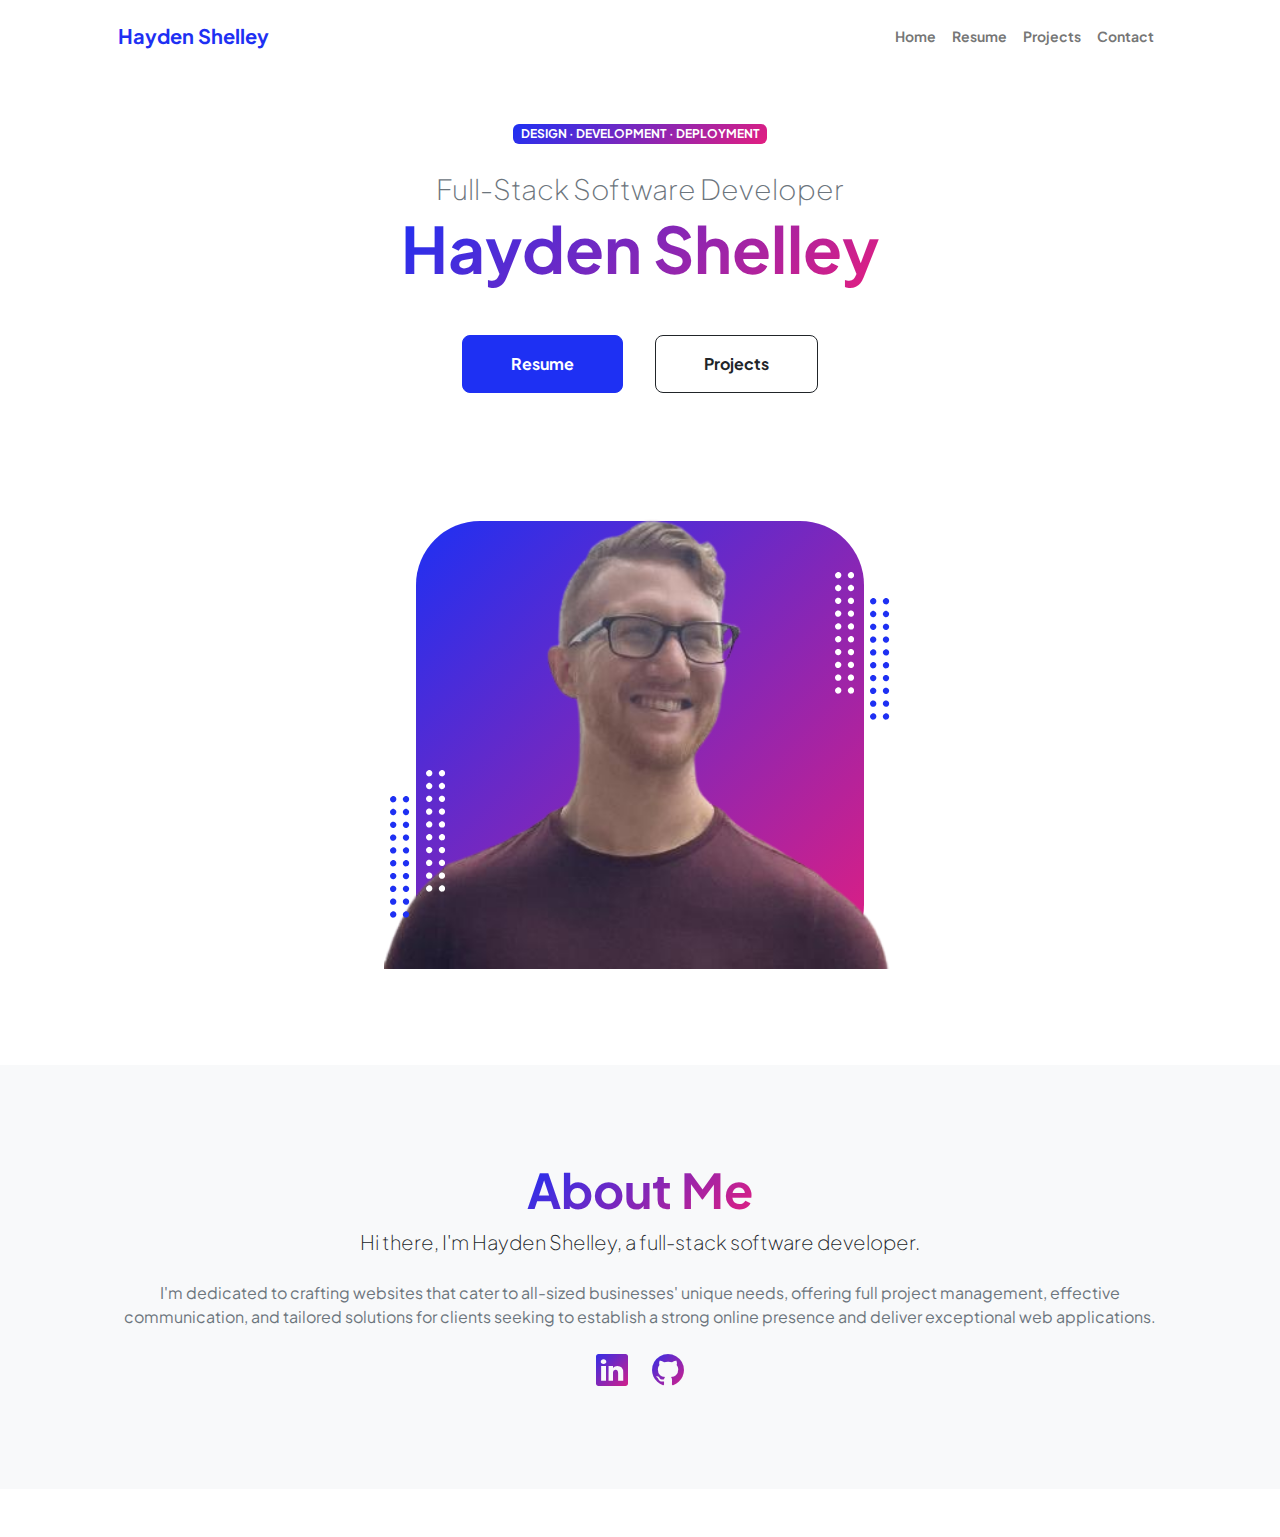
<file: index.html>
<!DOCTYPE html>
<html lang="en">
  <head>
    <meta charset="utf-8" />
    <meta
      name="viewport"
      content="width=device-width, initial-scale=1, shrink-to-fit=no"
    />
    <meta name="description" content="" />
    <meta name="author" content="" />
    <title>Hello, I'm Hayden</title>
    <!-- Favicon-->
    <link rel="icon" type="image/x-icon" href="assets/favicon.ico" />
    <!-- Custom Google font-->
    <link rel="preconnect" href="https://fonts.googleapis.com" />
    <link rel="preconnect" href="https://fonts.gstatic.com" crossorigin />
    <link
      href="https://fonts.googleapis.com/css2?family=Plus+Jakarta+Sans:wght@100;200;300;400;500;600;700;800;900&amp;display=swap"
      rel="stylesheet"
    />
    <!-- Bootstrap icons-->
    <link
      href="https://cdn.jsdelivr.net/npm/bootstrap-icons@1.8.1/font/bootstrap-icons.css"
      rel="stylesheet"
    />
    <!-- Core theme CSS (includes Bootstrap)-->
    <link href="css/styles.css" rel="stylesheet" />
  </head>
  <body class="d-flex flex-column h-100">
    <main class="flex-shrink-0">
      <!-- Navigation-->
      <nav class="navbar navbar-expand-lg navbar-light bg-white py-3">
        <div class="container px-5">
          <a class="navbar-brand" href="index.html"
            ><span class="fw-bolder text-primary">Hayden Shelley</span></a
          >
          <button
            class="navbar-toggler"
            type="button"
            data-bs-toggle="collapse"
            data-bs-target="#navbarSupportedContent"
            aria-controls="navbarSupportedContent"
            aria-expanded="false"
            aria-label="Toggle navigation"
          >
            <span class="navbar-toggler-icon"></span>
          </button>
          <div class="collapse navbar-collapse" id="navbarSupportedContent">
            <ul class="navbar-nav ms-auto mb-2 mb-lg-0 small fw-bolder">
              <li class="nav-item">
                <a class="nav-link" href="index.html">Home</a>
              </li>
              <li class="nav-item">
                <a class="nav-link" href="resume.html">Resume</a>
              </li>
              <li class="nav-item">
                <a class="nav-link" href="projects.html">Projects</a>
              </li>
              <li class="nav-item">
                <a class="nav-link" href="contact.html">Contact</a>
              </li>
            </ul>
          </div>
        </div>
      </nav>
      <!-- Header-->
      <header class="py-5">
        <div class="container px-5 pb-5">
          <div class="row gx-5 align-items-center">
            <div class="col-xxl-5">
              <!-- Header text content-->
              <div class="text-center text-xxl-start">
                <div
                  class="badge bg-gradient-primary-to-secondary text-white mb-4"
                >
                  <div class="text-uppercase">
                    Design &middot; Development &middot; Deployment
                  </div>
                </div>
                <div class="fs-3 fw-light text-muted">
                  Full-Stack Software Developer
                </div>
                <h1 class="display-3 fw-bolder mb-5">
                  <span class="text-gradient d-inline">Hayden Shelley</span>
                </h1>
                <div
                  class="d-grid gap-3 d-sm-flex justify-content-sm-center justify-content-xxl-start mb-3"
                >
                  <a
                    class="btn btn-primary btn-lg px-5 py-3 me-sm-3 fs-6 fw-bolder"
                    href="resume.html"
                    >Resume</a
                  >
                  <a
                    class="btn btn-outline-dark btn-lg px-5 py-3 fs-6 fw-bolder"
                    href="projects.html"
                    >Projects</a
                  >
                </div>
              </div>
            </div>
            <div class="col-xxl-7">
              <!-- Header profile picture-->
              <div class="d-flex justify-content-center mt-5 mt-xxl-0">
                <div class="profile bg-gradient-primary-to-secondary">
                  <!-- TIP: For best results, use a photo with a transparent background like the demo example below-->
                  <!-- Watch a tutorial on how to do this on YouTube (link)-->
                  <img class="profile-img" src="assets/profile.png" alt="..." />
                  <div class="dots-1">
                    <!-- SVG Dots-->
                    <svg
                      version="1.1"
                      xmlns="http://www.w3.org/2000/svg"
                      xmlns:xlink="http://www.w3.org/1999/xlink"
                      x="0px"
                      y="0px"
                      viewBox="0 0 191.6 1215.4"
                      style="enable-background: new 0 0 191.6 1215.4"
                      xml:space="preserve"
                    >
                      <g
                        transform="translate(0.000000,1280.000000) scale(0.100000,-0.100000)"
                      >
                        <path
                          d="M227.7,12788.6c-105-35-200-141-222-248c-43-206,163-412,369-369c155,32,275,190,260,339c-11,105-90,213-190,262        C383.7,12801.6,289.7,12808.6,227.7,12788.6z"
                        ></path>
                        <path
                          d="M1507.7,12788.6c-151-50-253-216-222-362c25-119,136-230,254-255c194-41,395,142,375,339c-11,105-90,213-190,262        C1663.7,12801.6,1569.7,12808.6,1507.7,12788.6z"
                        ></path>
                        <path
                          d="M227.7,11508.6c-105-35-200-141-222-248c-43-206,163-412,369-369c155,32,275,190,260,339c-11,105-90,213-190,262        C383.7,11521.6,289.7,11528.6,227.7,11508.6z"
                        ></path>
                        <path
                          d="M1507.7,11508.6c-151-50-253-216-222-362c25-119,136-230,254-255c194-41,395,142,375,339c-11,105-90,213-190,262        C1663.7,11521.6,1569.7,11528.6,1507.7,11508.6z"
                        ></path>
                        <path
                          d="M227.7,10228.6c-105-35-200-141-222-248c-43-206,163-412,369-369c155,32,275,190,260,339c-11,105-90,213-190,262        C383.7,10241.6,289.7,10248.6,227.7,10228.6z"
                        ></path>
                        <path
                          d="M1507.7,10228.6c-105-35-200-141-222-248c-43-206,163-412,369-369c155,32,275,190,260,339c-11,105-90,213-190,262        C1663.7,10241.6,1569.7,10248.6,1507.7,10228.6z"
                        ></path>
                        <path
                          d="M227.7,8948.6c-105-35-200-141-222-248c-43-206,163-412,369-369c155,32,275,190,260,339c-11,105-90,213-190,262        C383.7,8961.6,289.7,8968.6,227.7,8948.6z"
                        ></path>
                        <path
                          d="M1507.7,8948.6c-105-35-200-141-222-248c-43-206,163-412,369-369c155,32,275,190,260,339c-11,105-90,213-190,262        C1663.7,8961.6,1569.7,8968.6,1507.7,8948.6z"
                        ></path>
                        <path
                          d="M227.7,7668.6c-105-35-200-141-222-248c-43-206,163-412,369-369c155,32,275,190,260,339c-11,105-90,213-190,262        C383.7,7681.6,289.7,7688.6,227.7,7668.6z"
                        ></path>
                        <path
                          d="M1507.7,7668.6c-105-35-200-141-222-248c-43-206,163-412,369-369c155,32,275,190,260,339c-11,105-90,213-190,262        C1663.7,7681.6,1569.7,7688.6,1507.7,7668.6z"
                        ></path>
                        <path
                          d="M227.7,6388.6c-105-35-200-141-222-248c-43-206,163-412,369-369c155,32,275,190,260,339c-11,105-90,213-190,262        C383.7,6401.6,289.7,6408.6,227.7,6388.6z"
                        ></path>
                        <path
                          d="M1507.7,6388.6c-105-35-200-141-222-248c-43-206,163-412,369-369c155,32,275,190,260,339c-11,105-90,213-190,262        C1663.7,6401.6,1569.7,6408.6,1507.7,6388.6z"
                        ></path>
                        <path
                          d="M227.7,5108.6c-105-35-200-141-222-248c-43-206,163-412,369-369c155,32,275,190,260,339c-11,105-90,213-190,262        C383.7,5121.6,289.7,5128.6,227.7,5108.6z"
                        ></path>
                        <path
                          d="M1507.7,5108.6c-105-35-200-141-222-248c-43-206,163-412,369-369c155,32,275,190,260,339c-11,105-90,213-190,262        C1663.7,5121.6,1569.7,5128.6,1507.7,5108.6z"
                        ></path>
                        <path
                          d="M227.7,3828.6c-105-35-200-141-222-248c-43-206,163-412,369-369c155,32,275,190,260,339c-11,105-90,213-190,262        C383.7,3841.6,289.7,3848.6,227.7,3828.6z"
                        ></path>
                        <path
                          d="M1507.7,3828.6c-105-35-200-141-222-248c-43-206,163-412,369-369c155,32,275,190,260,339c-11,105-90,213-190,262        C1663.7,3841.6,1569.7,3848.6,1507.7,3828.6z"
                        ></path>
                        <path
                          d="M227.7,2548.6c-105-35-200-141-222-248c-43-206,163-412,369-369c155,32,275,190,260,339c-11,105-90,213-190,262        C383.7,2561.6,289.7,2568.6,227.7,2548.6z"
                        ></path>
                        <path
                          d="M1507.7,2548.6c-105-35-200-141-222-248c-43-206,163-412,369-369c155,32,275,190,260,339c-11,105-90,213-190,262        C1663.7,2561.6,1569.7,2568.6,1507.7,2548.6z"
                        ></path>
                        <path
                          d="M227.7,1268.6c-105-35-200-141-222-248c-43-206,163-412,369-369c155,32,275,190,260,339c-11,105-90,213-190,262        C383.7,1281.6,289.7,1288.6,227.7,1268.6z"
                        ></path>
                        <path
                          d="M1507.7,1268.6c-105-35-200-141-222-248c-43-206,163-412,369-369c155,32,275,190,260,339c-11,105-90,213-190,262        C1663.7,1281.6,1569.7,1288.6,1507.7,1268.6z"
                        ></path>
                      </g>
                    </svg>
                    <!-- END of SVG dots-->
                  </div>
                  <div class="dots-2">
                    <!-- SVG Dots-->
                    <svg
                      version="1.1"
                      xmlns="http://www.w3.org/2000/svg"
                      xmlns:xlink="http://www.w3.org/1999/xlink"
                      x="0px"
                      y="0px"
                      viewBox="0 0 191.6 1215.4"
                      style="enable-background: new 0 0 191.6 1215.4"
                      xml:space="preserve"
                    >
                      <g
                        transform="translate(0.000000,1280.000000) scale(0.100000,-0.100000)"
                      >
                        <path
                          d="M227.7,12788.6c-105-35-200-141-222-248c-43-206,163-412,369-369c155,32,275,190,260,339c-11,105-90,213-190,262        C383.7,12801.6,289.7,12808.6,227.7,12788.6z"
                        ></path>
                        <path
                          d="M1507.7,12788.6c-151-50-253-216-222-362c25-119,136-230,254-255c194-41,395,142,375,339c-11,105-90,213-190,262        C1663.7,12801.6,1569.7,12808.6,1507.7,12788.6z"
                        ></path>
                        <path
                          d="M227.7,11508.6c-105-35-200-141-222-248c-43-206,163-412,369-369c155,32,275,190,260,339c-11,105-90,213-190,262        C383.7,11521.6,289.7,11528.6,227.7,11508.6z"
                        ></path>
                        <path
                          d="M1507.7,11508.6c-151-50-253-216-222-362c25-119,136-230,254-255c194-41,395,142,375,339c-11,105-90,213-190,262        C1663.7,11521.6,1569.7,11528.6,1507.7,11508.6z"
                        ></path>
                        <path
                          d="M227.7,10228.6c-105-35-200-141-222-248c-43-206,163-412,369-369c155,32,275,190,260,339c-11,105-90,213-190,262        C383.7,10241.6,289.7,10248.6,227.7,10228.6z"
                        ></path>
                        <path
                          d="M1507.7,10228.6c-105-35-200-141-222-248c-43-206,163-412,369-369c155,32,275,190,260,339c-11,105-90,213-190,262        C1663.7,10241.6,1569.7,10248.6,1507.7,10228.6z"
                        ></path>
                        <path
                          d="M227.7,8948.6c-105-35-200-141-222-248c-43-206,163-412,369-369c155,32,275,190,260,339c-11,105-90,213-190,262        C383.7,8961.6,289.7,8968.6,227.7,8948.6z"
                        ></path>
                        <path
                          d="M1507.7,8948.6c-105-35-200-141-222-248c-43-206,163-412,369-369c155,32,275,190,260,339c-11,105-90,213-190,262        C1663.7,8961.6,1569.7,8968.6,1507.7,8948.6z"
                        ></path>
                        <path
                          d="M227.7,7668.6c-105-35-200-141-222-248c-43-206,163-412,369-369c155,32,275,190,260,339c-11,105-90,213-190,262        C383.7,7681.6,289.7,7688.6,227.7,7668.6z"
                        ></path>
                        <path
                          d="M1507.7,7668.6c-105-35-200-141-222-248c-43-206,163-412,369-369c155,32,275,190,260,339c-11,105-90,213-190,262        C1663.7,7681.6,1569.7,7688.6,1507.7,7668.6z"
                        ></path>
                        <path
                          d="M227.7,6388.6c-105-35-200-141-222-248c-43-206,163-412,369-369c155,32,275,190,260,339c-11,105-90,213-190,262        C383.7,6401.6,289.7,6408.6,227.7,6388.6z"
                        ></path>
                        <path
                          d="M1507.7,6388.6c-105-35-200-141-222-248c-43-206,163-412,369-369c155,32,275,190,260,339c-11,105-90,213-190,262        C1663.7,6401.6,1569.7,6408.6,1507.7,6388.6z"
                        ></path>
                        <path
                          d="M227.7,5108.6c-105-35-200-141-222-248c-43-206,163-412,369-369c155,32,275,190,260,339c-11,105-90,213-190,262        C383.7,5121.6,289.7,5128.6,227.7,5108.6z"
                        ></path>
                        <path
                          d="M1507.7,5108.6c-105-35-200-141-222-248c-43-206,163-412,369-369c155,32,275,190,260,339c-11,105-90,213-190,262        C1663.7,5121.6,1569.7,5128.6,1507.7,5108.6z"
                        ></path>
                        <path
                          d="M227.7,3828.6c-105-35-200-141-222-248c-43-206,163-412,369-369c155,32,275,190,260,339c-11,105-90,213-190,262        C383.7,3841.6,289.7,3848.6,227.7,3828.6z"
                        ></path>
                        <path
                          d="M1507.7,3828.6c-105-35-200-141-222-248c-43-206,163-412,369-369c155,32,275,190,260,339c-11,105-90,213-190,262        C1663.7,3841.6,1569.7,3848.6,1507.7,3828.6z"
                        ></path>
                        <path
                          d="M227.7,2548.6c-105-35-200-141-222-248c-43-206,163-412,369-369c155,32,275,190,260,339c-11,105-90,213-190,262        C383.7,2561.6,289.7,2568.6,227.7,2548.6z"
                        ></path>
                        <path
                          d="M1507.7,2548.6c-105-35-200-141-222-248c-43-206,163-412,369-369c155,32,275,190,260,339c-11,105-90,213-190,262        C1663.7,2561.6,1569.7,2568.6,1507.7,2548.6z"
                        ></path>
                        <path
                          d="M227.7,1268.6c-105-35-200-141-222-248c-43-206,163-412,369-369c155,32,275,190,260,339c-11,105-90,213-190,262        C383.7,1281.6,289.7,1288.6,227.7,1268.6z"
                        ></path>
                        <path
                          d="M1507.7,1268.6c-105-35-200-141-222-248c-43-206,163-412,369-369c155,32,275,190,260,339c-11,105-90,213-190,262        C1663.7,1281.6,1569.7,1288.6,1507.7,1268.6z"
                        ></path>
                      </g>
                    </svg>
                    <!-- END of SVG dots-->
                  </div>
                  <div class="dots-3">
                    <!-- SVG Dots-->
                    <svg
                      version="1.1"
                      xmlns="http://www.w3.org/2000/svg"
                      xmlns:xlink="http://www.w3.org/1999/xlink"
                      x="0px"
                      y="0px"
                      viewBox="0 0 191.6 1215.4"
                      style="enable-background: new 0 0 191.6 1215.4"
                      xml:space="preserve"
                    >
                      <g
                        transform="translate(0.000000,1280.000000) scale(0.100000,-0.100000)"
                      >
                        <path
                          d="M227.7,12788.6c-105-35-200-141-222-248c-43-206,163-412,369-369c155,32,275,190,260,339c-11,105-90,213-190,262        C383.7,12801.6,289.7,12808.6,227.7,12788.6z"
                        ></path>
                        <path
                          d="M1507.7,12788.6c-151-50-253-216-222-362c25-119,136-230,254-255c194-41,395,142,375,339c-11,105-90,213-190,262        C1663.7,12801.6,1569.7,12808.6,1507.7,12788.6z"
                        ></path>
                        <path
                          d="M227.7,11508.6c-105-35-200-141-222-248c-43-206,163-412,369-369c155,32,275,190,260,339c-11,105-90,213-190,262        C383.7,11521.6,289.7,11528.6,227.7,11508.6z"
                        ></path>
                        <path
                          d="M1507.7,11508.6c-151-50-253-216-222-362c25-119,136-230,254-255c194-41,395,142,375,339c-11,105-90,213-190,262        C1663.7,11521.6,1569.7,11528.6,1507.7,11508.6z"
                        ></path>
                        <path
                          d="M227.7,10228.6c-105-35-200-141-222-248c-43-206,163-412,369-369c155,32,275,190,260,339c-11,105-90,213-190,262        C383.7,10241.6,289.7,10248.6,227.7,10228.6z"
                        ></path>
                        <path
                          d="M1507.7,10228.6c-105-35-200-141-222-248c-43-206,163-412,369-369c155,32,275,190,260,339c-11,105-90,213-190,262        C1663.7,10241.6,1569.7,10248.6,1507.7,10228.6z"
                        ></path>
                        <path
                          d="M227.7,8948.6c-105-35-200-141-222-248c-43-206,163-412,369-369c155,32,275,190,260,339c-11,105-90,213-190,262        C383.7,8961.6,289.7,8968.6,227.7,8948.6z"
                        ></path>
                        <path
                          d="M1507.7,8948.6c-105-35-200-141-222-248c-43-206,163-412,369-369c155,32,275,190,260,339c-11,105-90,213-190,262        C1663.7,8961.6,1569.7,8968.6,1507.7,8948.6z"
                        ></path>
                        <path
                          d="M227.7,7668.6c-105-35-200-141-222-248c-43-206,163-412,369-369c155,32,275,190,260,339c-11,105-90,213-190,262        C383.7,7681.6,289.7,7688.6,227.7,7668.6z"
                        ></path>
                        <path
                          d="M1507.7,7668.6c-105-35-200-141-222-248c-43-206,163-412,369-369c155,32,275,190,260,339c-11,105-90,213-190,262        C1663.7,7681.6,1569.7,7688.6,1507.7,7668.6z"
                        ></path>
                        <path
                          d="M227.7,6388.6c-105-35-200-141-222-248c-43-206,163-412,369-369c155,32,275,190,260,339c-11,105-90,213-190,262        C383.7,6401.6,289.7,6408.6,227.7,6388.6z"
                        ></path>
                        <path
                          d="M1507.7,6388.6c-105-35-200-141-222-248c-43-206,163-412,369-369c155,32,275,190,260,339c-11,105-90,213-190,262        C1663.7,6401.6,1569.7,6408.6,1507.7,6388.6z"
                        ></path>
                        <path
                          d="M227.7,5108.6c-105-35-200-141-222-248c-43-206,163-412,369-369c155,32,275,190,260,339c-11,105-90,213-190,262        C383.7,5121.6,289.7,5128.6,227.7,5108.6z"
                        ></path>
                        <path
                          d="M1507.7,5108.6c-105-35-200-141-222-248c-43-206,163-412,369-369c155,32,275,190,260,339c-11,105-90,213-190,262        C1663.7,5121.6,1569.7,5128.6,1507.7,5108.6z"
                        ></path>
                        <path
                          d="M227.7,3828.6c-105-35-200-141-222-248c-43-206,163-412,369-369c155,32,275,190,260,339c-11,105-90,213-190,262        C383.7,3841.6,289.7,3848.6,227.7,3828.6z"
                        ></path>
                        <path
                          d="M1507.7,3828.6c-105-35-200-141-222-248c-43-206,163-412,369-369c155,32,275,190,260,339c-11,105-90,213-190,262        C1663.7,3841.6,1569.7,3848.6,1507.7,3828.6z"
                        ></path>
                        <path
                          d="M227.7,2548.6c-105-35-200-141-222-248c-43-206,163-412,369-369c155,32,275,190,260,339c-11,105-90,213-190,262        C383.7,2561.6,289.7,2568.6,227.7,2548.6z"
                        ></path>
                        <path
                          d="M1507.7,2548.6c-105-35-200-141-222-248c-43-206,163-412,369-369c155,32,275,190,260,339c-11,105-90,213-190,262        C1663.7,2561.6,1569.7,2568.6,1507.7,2548.6z"
                        ></path>
                        <path
                          d="M227.7,1268.6c-105-35-200-141-222-248c-43-206,163-412,369-369c155,32,275,190,260,339c-11,105-90,213-190,262        C383.7,1281.6,289.7,1288.6,227.7,1268.6z"
                        ></path>
                        <path
                          d="M1507.7,1268.6c-105-35-200-141-222-248c-43-206,163-412,369-369c155,32,275,190,260,339c-11,105-90,213-190,262        C1663.7,1281.6,1569.7,1288.6,1507.7,1268.6z"
                        ></path>
                      </g>
                    </svg>
                    <!-- END of SVG dots-->
                  </div>
                  <div class="dots-4">
                    <!-- SVG Dots-->
                    <svg
                      version="1.1"
                      xmlns="http://www.w3.org/2000/svg"
                      xmlns:xlink="http://www.w3.org/1999/xlink"
                      x="0px"
                      y="0px"
                      viewBox="0 0 191.6 1215.4"
                      style="enable-background: new 0 0 191.6 1215.4"
                      xml:space="preserve"
                    >
                      <g
                        transform="translate(0.000000,1280.000000) scale(0.100000,-0.100000)"
                      >
                        <path
                          d="M227.7,12788.6c-105-35-200-141-222-248c-43-206,163-412,369-369c155,32,275,190,260,339c-11,105-90,213-190,262        C383.7,12801.6,289.7,12808.6,227.7,12788.6z"
                        ></path>
                        <path
                          d="M1507.7,12788.6c-151-50-253-216-222-362c25-119,136-230,254-255c194-41,395,142,375,339c-11,105-90,213-190,262        C1663.7,12801.6,1569.7,12808.6,1507.7,12788.6z"
                        ></path>
                        <path
                          d="M227.7,11508.6c-105-35-200-141-222-248c-43-206,163-412,369-369c155,32,275,190,260,339c-11,105-90,213-190,262        C383.7,11521.6,289.7,11528.6,227.7,11508.6z"
                        ></path>
                        <path
                          d="M1507.7,11508.6c-151-50-253-216-222-362c25-119,136-230,254-255c194-41,395,142,375,339c-11,105-90,213-190,262        C1663.7,11521.6,1569.7,11528.6,1507.7,11508.6z"
                        ></path>
                        <path
                          d="M227.7,10228.6c-105-35-200-141-222-248c-43-206,163-412,369-369c155,32,275,190,260,339c-11,105-90,213-190,262        C383.7,10241.6,289.7,10248.6,227.7,10228.6z"
                        ></path>
                        <path
                          d="M1507.7,10228.6c-105-35-200-141-222-248c-43-206,163-412,369-369c155,32,275,190,260,339c-11,105-90,213-190,262        C1663.7,10241.6,1569.7,10248.6,1507.7,10228.6z"
                        ></path>
                        <path
                          d="M227.7,8948.6c-105-35-200-141-222-248c-43-206,163-412,369-369c155,32,275,190,260,339c-11,105-90,213-190,262        C383.7,8961.6,289.7,8968.6,227.7,8948.6z"
                        ></path>
                        <path
                          d="M1507.7,8948.6c-105-35-200-141-222-248c-43-206,163-412,369-369c155,32,275,190,260,339c-11,105-90,213-190,262        C1663.7,8961.6,1569.7,8968.6,1507.7,8948.6z"
                        ></path>
                        <path
                          d="M227.7,7668.6c-105-35-200-141-222-248c-43-206,163-412,369-369c155,32,275,190,260,339c-11,105-90,213-190,262        C383.7,7681.6,289.7,7688.6,227.7,7668.6z"
                        ></path>
                        <path
                          d="M1507.7,7668.6c-105-35-200-141-222-248c-43-206,163-412,369-369c155,32,275,190,260,339c-11,105-90,213-190,262        C1663.7,7681.6,1569.7,7688.6,1507.7,7668.6z"
                        ></path>
                        <path
                          d="M227.7,6388.6c-105-35-200-141-222-248c-43-206,163-412,369-369c155,32,275,190,260,339c-11,105-90,213-190,262        C383.7,6401.6,289.7,6408.6,227.7,6388.6z"
                        ></path>
                        <path
                          d="M1507.7,6388.6c-105-35-200-141-222-248c-43-206,163-412,369-369c155,32,275,190,260,339c-11,105-90,213-190,262        C1663.7,6401.6,1569.7,6408.6,1507.7,6388.6z"
                        ></path>
                        <path
                          d="M227.7,5108.6c-105-35-200-141-222-248c-43-206,163-412,369-369c155,32,275,190,260,339c-11,105-90,213-190,262        C383.7,5121.6,289.7,5128.6,227.7,5108.6z"
                        ></path>
                        <path
                          d="M1507.7,5108.6c-105-35-200-141-222-248c-43-206,163-412,369-369c155,32,275,190,260,339c-11,105-90,213-190,262        C1663.7,5121.6,1569.7,5128.6,1507.7,5108.6z"
                        ></path>
                        <path
                          d="M227.7,3828.6c-105-35-200-141-222-248c-43-206,163-412,369-369c155,32,275,190,260,339c-11,105-90,213-190,262        C383.7,3841.6,289.7,3848.6,227.7,3828.6z"
                        ></path>
                        <path
                          d="M1507.7,3828.6c-105-35-200-141-222-248c-43-206,163-412,369-369c155,32,275,190,260,339c-11,105-90,213-190,262        C1663.7,3841.6,1569.7,3848.6,1507.7,3828.6z"
                        ></path>
                        <path
                          d="M227.7,2548.6c-105-35-200-141-222-248c-43-206,163-412,369-369c155,32,275,190,260,339c-11,105-90,213-190,262        C383.7,2561.6,289.7,2568.6,227.7,2548.6z"
                        ></path>
                        <path
                          d="M1507.7,2548.6c-105-35-200-141-222-248c-43-206,163-412,369-369c155,32,275,190,260,339c-11,105-90,213-190,262        C1663.7,2561.6,1569.7,2568.6,1507.7,2548.6z"
                        ></path>
                        <path
                          d="M227.7,1268.6c-105-35-200-141-222-248c-43-206,163-412,369-369c155,32,275,190,260,339c-11,105-90,213-190,262        C383.7,1281.6,289.7,1288.6,227.7,1268.6z"
                        ></path>
                        <path
                          d="M1507.7,1268.6c-105-35-200-141-222-248c-43-206,163-412,369-369c155,32,275,190,260,339c-11,105-90,213-190,262        C1663.7,1281.6,1569.7,1288.6,1507.7,1268.6z"
                        ></path>
                      </g>
                    </svg>
                    <!-- END of SVG dots-->
                  </div>
                </div>
              </div>
            </div>
          </div>
        </div>
      </header>
      <!-- About Section-->
      <section class="bg-light py-5">
        <div class="container px-5">
          <div class="row gx-5 justify-content-center">
            <div class="col-xxl-8">
              <div class="text-center my-5">
                <h2 class="display-5 fw-bolder">
                  <span class="text-gradient d-inline">About Me</span>
                </h2>
                <p class="lead fw-light mb-4">
                  Hi there, I'm Hayden Shelley, a full-stack software developer.
                </p>
                <p class="text-muted">
                  I'm dedicated to crafting websites that cater to all-sized
                  businesses' unique needs, offering full project management,
                  effective communication, and tailored solutions for clients
                  seeking to establish a strong online presence and deliver
                  exceptional web applications.
                </p>
                <div class="d-flex justify-content-center fs-2 gap-4">
                  <a
                    class="text-gradient"
                    href="https://www.linkedin.com/in/hayden-shelley/ "
                    target="_blank"
                    ><i class="bi bi-linkedin"></i
                  ></a>
                  <a
                    class="text-gradient"
                    href="https://github.com/haydenshelley"
                    target="_blank"
                    ><i class="bi bi-github"></i
                  ></a>
                </div>
              </div>
            </div>
          </div>
        </div>
      </section>
    </main>
    <!-- Footer-->
    <footer class="bg-white py-4 mt-auto"></footer>
    <!-- Bootstrap core JS-->
    <script src="https://cdn.jsdelivr.net/npm/bootstrap@5.2.3/dist/js/bootstrap.bundle.min.js"></script>
    <!-- Core theme JS-->
    <script src="js/scripts.js"></script>
  </body>
</html>
</file>
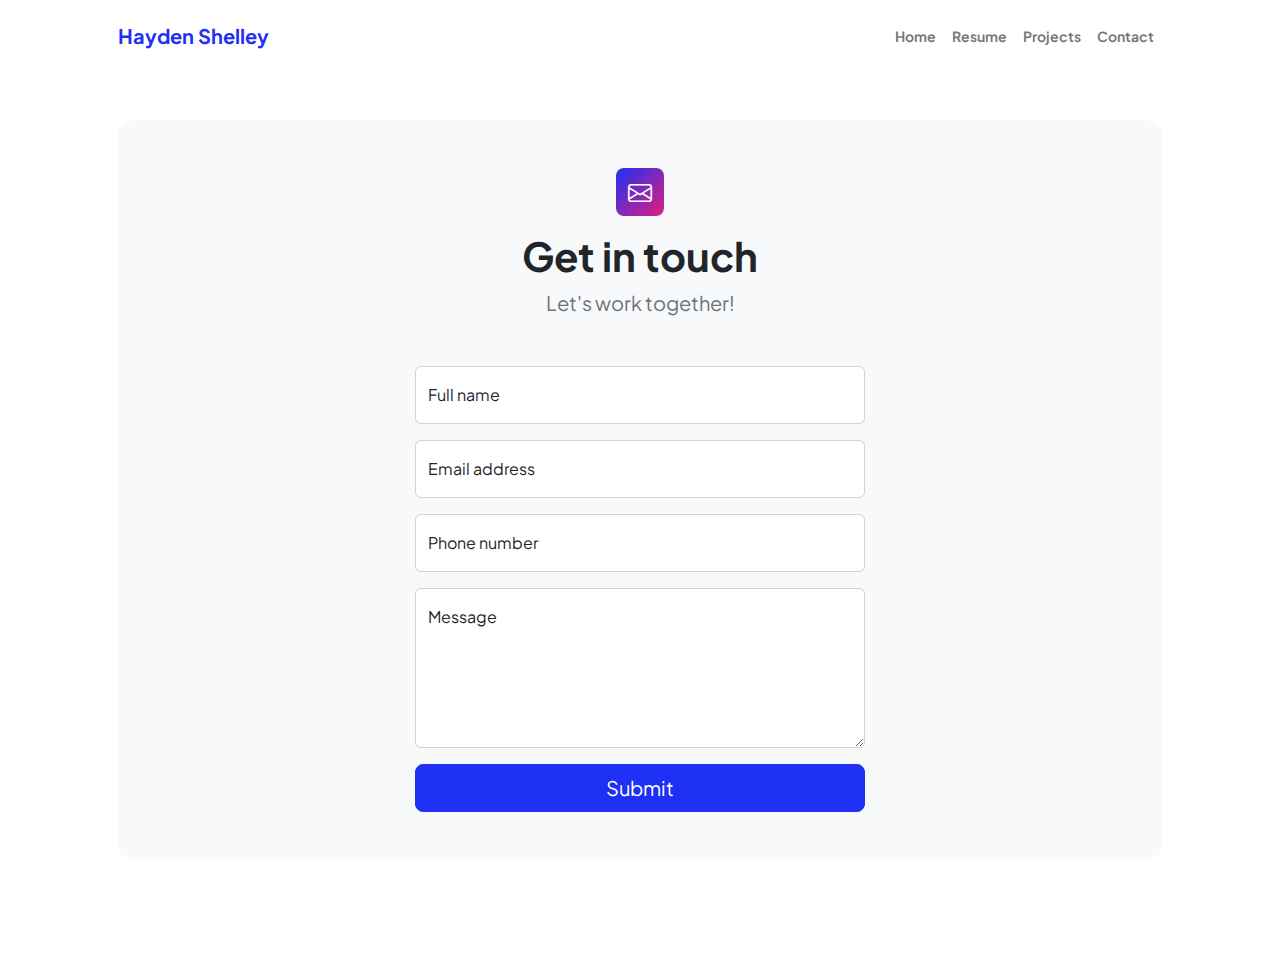
<file: contact.html>
<!DOCTYPE html>
<html lang="en">
    <head>
        <meta charset="utf-8" />
        <meta name="viewport" content="width=device-width, initial-scale=1, shrink-to-fit=no" />
        <meta name="description" content />
        <meta name="author" content />
        <title>Contact Hayden</title>
        <!-- Favicon-->
        <link rel="icon" type="image/x-icon" href="assets/favicon.ico" />
        <!-- Custom Google font-->
        <link rel="preconnect" href="https://fonts.googleapis.com" />
        <link rel="preconnect" href="https://fonts.gstatic.com" crossorigin />
        <link href="https://fonts.googleapis.com/css2?family=Plus+Jakarta+Sans:wght@100;200;300;400;500;600;700;800;900&amp;display=swap" rel="stylesheet" />
        <!-- Bootstrap icons-->
        <link href="https://cdn.jsdelivr.net/npm/bootstrap-icons@1.8.1/font/bootstrap-icons.css" rel="stylesheet" />
        <!-- Core theme CSS (includes Bootstrap)-->
        <link href="css/styles.css" rel="stylesheet" />
    </head>
    <body class="d-flex flex-column">
        <main class="flex-shrink-0">
            <!-- Navigation-->
            <nav class="navbar navbar-expand-lg navbar-light bg-white py-3">
                <div class="container px-5">
                    <a class="navbar-brand" href="index.html"><span class="fw-bolder text-primary">Hayden Shelley</span></a>
                    <button class="navbar-toggler" type="button" data-bs-toggle="collapse" data-bs-target="#navbarSupportedContent" aria-controls="navbarSupportedContent" aria-expanded="false" aria-label="Toggle navigation"><span class="navbar-toggler-icon"></span></button>
                    <div class="collapse navbar-collapse" id="navbarSupportedContent">
                        <ul class="navbar-nav ms-auto mb-2 mb-lg-0 small fw-bolder">
                            <li class="nav-item"><a class="nav-link" href="index.html">Home</a></li>
                            <li class="nav-item"><a class="nav-link" href="resume.html">Resume</a></li>
                            <li class="nav-item"><a class="nav-link" href="projects.html">Projects</a></li>
                            <li class="nav-item"><a class="nav-link" href="contact.html">Contact</a></li>
                        </ul>
                    </div>
                </div>
            </nav>
            <!-- Page content-->
            <section class="py-5">
                <div class="container px-5">
                    <!-- Contact form-->
                    <div class="bg-light rounded-4 py-5 px-4 px-md-5">
                        <div class="text-center mb-5">
                            <div class="feature bg-primary bg-gradient-primary-to-secondary text-white rounded-3 mb-3"><i class="bi bi-envelope"></i></div>
                            <h1 class="fw-bolder">Get in touch</h1>
                            <p class="lead fw-normal text-muted mb-0">Let's work together!</p>
                        </div>
                        <div class="row gx-5 justify-content-center">
                            <div class="col-lg-8 col-xl-6">
                                <!-- * * * * * * * * * * * * * * *-->
                                <!-- * * SB Forms Contact Form * *-->
                                <!-- * * * * * * * * * * * * * * *-->
                                <!-- This form is pre-integrated with SB Forms.-->
                                <!-- To make this form functional, sign up at-->
                                <!-- https://startbootstrap.com/solution/contact-forms-->
                                <!-- to get an API token!-->
                                <form id="contactForm" data-netlify="true">
                                    <!-- Name input-->
                                    <div class="form-floating mb-3">
                                        <input class="form-control" id="name" type="text" placeholder="Enter your name..." data-sb-validations="required" name="name"/>
                                        <label for="name">Full name</label>
                                        <div class="invalid-feedback" data-sb-feedback="name:required">A name is required.</div>
                                    </div>
                                    <!-- Email address input-->
                                    <div class="form-floating mb-3">
                                        <input class="form-control" id="email" type="email" placeholder="name@example.com" data-sb-validations="required,email" name="email"/>
                                        <label for="email">Email address</label>
                                        <div class="invalid-feedback" data-sb-feedback="email:required">An email is required.</div>
                                        <div class="invalid-feedback" data-sb-feedback="email:email">Email is not valid.</div>
                                    </div>
                                    <!-- Phone number input-->
                                    <div class="form-floating mb-3">
                                        <input class="form-control" id="phone" type="tel" placeholder="(123) 456-7890" data-sb-validations="required" name="phone"/>
                                        <label for="phone">Phone number</label>
                                        <div class="invalid-feedback" data-sb-feedback="phone:required">A phone number is required.</div>
                                    </div>
                                    <!-- Message input-->
                                    <div class="form-floating mb-3">
                                        <textarea class="form-control" id="message" type="text" placeholder="Enter your message here..." style="height: 10rem" data-sb-validations="required" name="message"></textarea>
                                        <label for="message">Message</label>
                                        <div class="invalid-feedback" data-sb-feedback="message:required">A message is required.</div>
                                    </div>
                                    <!-- Submit success message-->
                                    <!---->
                                    <!-- This is what your users will see when the form-->
                                    <!-- has successfully submitted-->
                                    <div class="d-none" id="submitSuccessMessage">
                                        <div class="text-center mb-3">
                                            <div class="fw-bolder">Form submission successful!</div>
                                            To activate this form, sign up at
                                            <br />
                                            <a href="https://startbootstrap.com/solution/contact-forms">https://startbootstrap.com/solution/contact-forms</a>
                                        </div>
                                    </div>
                                    <!-- Submit error message-->
                                    <!---->
                                    <!-- This is what your users will see when there is-->
                                    <!-- an error submitting the form-->
                                    <div class="d-none" id="submitErrorMessage"><div class="text-center text-danger mb-3">Error sending message!</div></div>
                                    <!-- Submit Button-->
                                    <div class="d-grid"><button class="btn btn-primary btn-lg" id="submitButton" type="submit">Submit</button></div>
                                </form>
                            </div>
                        </div>
                    </div>
                </div>
            </section>
        </main>
        <!-- Footer-->
        <footer class="bg-white py-4 mt-auto">
        </footer>
        <!-- Bootstrap core JS-->
        <script src="https://cdn.jsdelivr.net/npm/bootstrap@5.2.3/dist/js/bootstrap.bundle.min.js"></script>
        <!-- Core theme JS-->
        <script src="js/scripts.js"></script>
        <!-- * * * * * * * * * * * * * * * * * * * * * * * * * * * * * * * * * * * * * * * *-->
        <!-- * *                               SB Forms JS                               * *-->
        <!-- * * Activate your form at https://startbootstrap.com/solution/contact-forms * *-->
        <!-- * * * * * * * * * * * * * * * * * * * * * * * * * * * * * * * * * * * * * * * *-->
        <script src="https://cdn.startbootstrap.com/sb-forms-latest.js"></script>
    </body>
</html>
</file>
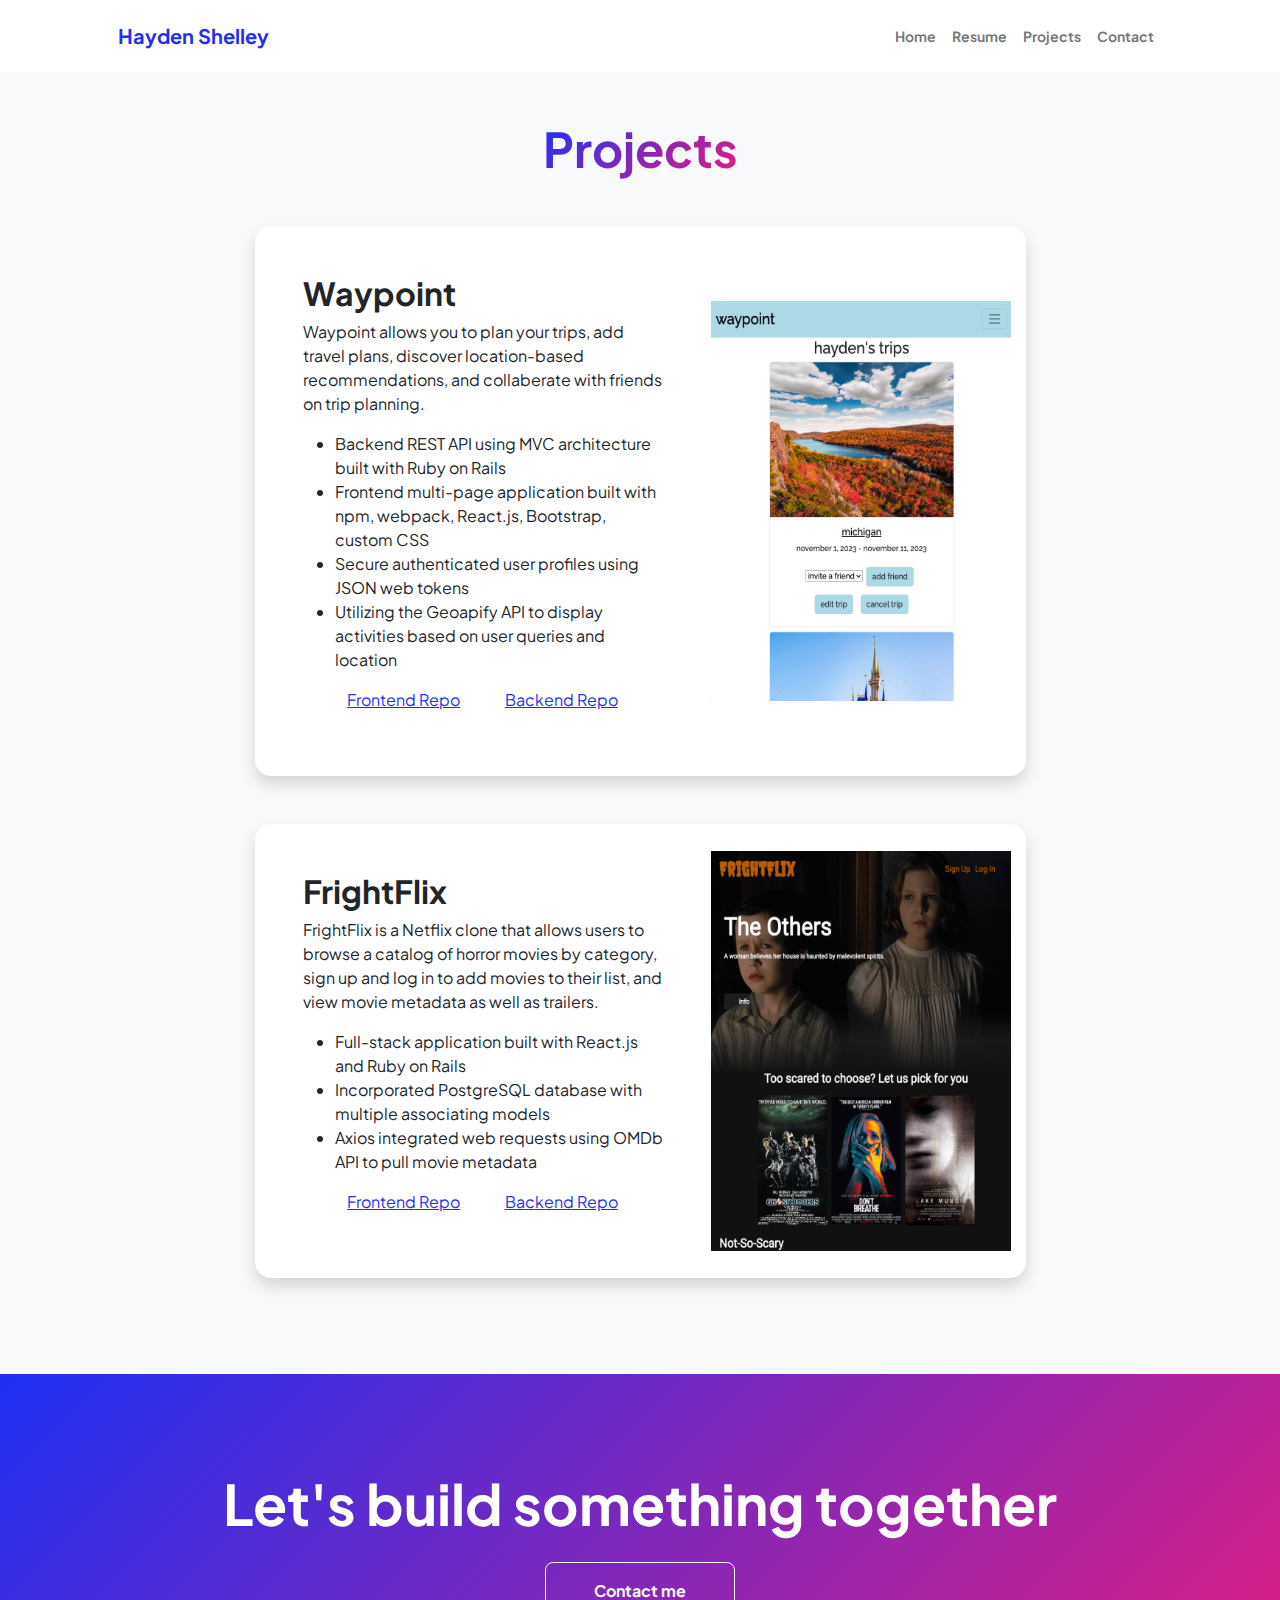
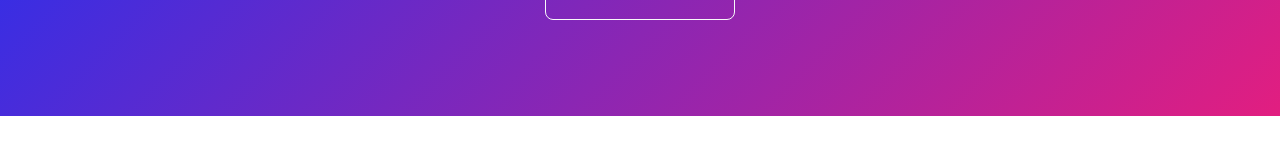
<file: projects.html>
<!DOCTYPE html>
<html lang="en">

<head>
    <meta charset="utf-8" />
    <meta name="viewport" content="width=device-width, initial-scale=1, shrink-to-fit=no" />
    <meta name="description" content="" />
    <meta name="author" content="" />
    <title>Hayden's Projects</title>
    <!-- Favicon-->
    <link rel="icon" type="image/x-icon" href="assets/favicon.ico" />
    <!-- Custom Google font-->
    <link rel="preconnect" href="https://fonts.googleapis.com" />
    <link rel="preconnect" href="https://fonts.gstatic.com" crossorigin />
    <link
        href="https://fonts.googleapis.com/css2?family=Plus+Jakarta+Sans:wght@100;200;300;400;500;600;700;800;900&amp;display=swap"
        rel="stylesheet" />
    <!-- Bootstrap icons-->
    <link href="https://cdn.jsdelivr.net/npm/bootstrap-icons@1.8.1/font/bootstrap-icons.css" rel="stylesheet" />
    <!-- Core theme CSS (includes Bootstrap)-->
    <link href="css/styles.css" rel="stylesheet" />
</head>

<body class="d-flex flex-column h-100 bg-light">
    <main class="flex-shrink-0">
        <!-- Navigation-->
        <nav class="navbar navbar-expand-lg navbar-light bg-white py-3">
            <div class="container px-5">
                <a class="navbar-brand" href="index.html"><span class="fw-bolder text-primary">Hayden Shelley</span></a>
                <button class="navbar-toggler" type="button" data-bs-toggle="collapse"
                    data-bs-target="#navbarSupportedContent" aria-controls="navbarSupportedContent"
                    aria-expanded="false" aria-label="Toggle navigation"><span
                        class="navbar-toggler-icon"></span></button>
                <div class="collapse navbar-collapse" id="navbarSupportedContent">
                    <ul class="navbar-nav ms-auto mb-2 mb-lg-0 small fw-bolder">
                        <li class="nav-item"><a class="nav-link" href="index.html">Home</a></li>
                        <li class="nav-item"><a class="nav-link" href="resume.html">Resume</a></li>
                        <li class="nav-item"><a class="nav-link" href="projects.html">Projects</a></li>
                        <li class="nav-item"><a class="nav-link" href="contact.html">Contact</a></li>
                    </ul>
                </div>
            </div>
        </nav>
        <!-- Projects Section-->
        <section class="py-5">
            <div class="container px-5 mb-5">
                <div class="text-center mb-5">
                    <h1 class="display-5 fw-bolder mb-0"><span class="text-gradient d-inline">Projects</span></h1>
                </div>
                <div class="row gx-5 justify-content-center">
                    <div class="col-lg-11 col-xl-9 col-xxl-8">
                        <!-- Project Card 1-->
                        <div class="card overflow-hidden shadow rounded-4 border-0 mb-5">
                            <div class="card-body p-0">
                                <div class="d-flex align-items-center">
                                    <div class="p-5">
                                        <h2 class="fw-bolder">Waypoint</h2>
                                        <p>Waypoint allows you to plan your trips, add travel plans, discover
                                            location-based recommendations, and collaberate with friends on trip
                                            planning.
                                        <ul>
                                            <li>Backend REST API using MVC architecture built with Ruby on Rails</li>
                                            <li>Frontend multi-page application built with npm, webpack, React.js,
                                                Bootstrap, custom CSS</li>
                                            <li>Secure authenticated user profiles using JSON web tokens</li>
                                            <li>Utilizing the Geoapify API to display activities based on user queries
                                                and location</li>
                                        </ul>
                                        <div class="d-flex align-items-center justify-content-evenly">
                                            <a href="https://github.com/haydenshelley/travel-planner-frontend"
                                                target="_blank">Frontend Repo</a>
                                            <a href="https://github.com/haydenshelley/travel-planner-api"
                                                target="_blank">Backend Repo</a>
                                        </div>
                                        </p>
                                    </div>
                                    <img class="img-fluid" style="max-width: 300px; height: 400px; margin-right: 15px;"
                                        src="./assets/waypoint.png" alt="Waypoint screencap" />
                                </div>
                            </div>
                        </div>
                        <!-- Project Card 2-->
                        <div class="card overflow-hidden shadow rounded-4 border-0">
                            <div class="card-body p-0">
                                <div class="d-flex align-items-center">
                                    <div class="p-5">
                                        <h2 class="fw-bolder">FrightFlix</h2>
                                        <p>FrightFlix is a Netflix clone that allows users to browse a catalog of horror
                                            movies by category, sign up and log in to add movies to their list, and view
                                            movie metadata as well as trailers.
                                        <ul>
                                            <li>Full-stack application built with React.js and Ruby on Rails</li>
                                            <li>Incorporated PostgreSQL database with multiple associating models</li>
                                            <li>Axios integrated web requests using OMDb API to pull movie metadata</li>
                                        </ul>
                                        <div class="d-flex align-items-center justify-content-evenly">
                                            <a href="https://github.com/haydenshelley/frightflix"
                                                target="_blank">Frontend Repo</a>
                                            <a href="https://github.com/haydenshelley/frightflix-api"
                                                target="_blank">Backend Repo</a>
                                        </div>
                                        </p>
                                    </div>
                                    <img class="img-fluid" style="max-width: 300px; height: 400px; margin-right: 15px;"
                                        src="./assets/frightflix.png" alt="FrightFlix screencap" />
                                </div>
                            </div>
                        </div>
                    </div>
                </div>
            </div>
        </section>
        <!-- Call to action section-->
        <section class="py-5 bg-gradient-primary-to-secondary text-white">
            <div class="container px-5 my-5">
                <div class="text-center">
                    <h2 class="display-4 fw-bolder mb-4">Let's build something together</h2>
                    <a class="btn btn-outline-light btn-lg px-5 py-3 fs-6 fw-bolder" href="contact.html">Contact me</a>
                </div>
            </div>
        </section>
    </main>
    <!-- Footer-->
    <footer class="bg-white py-4 mt-auto">
    </footer>
    <!-- Bootstrap core JS-->
    <script src="https://cdn.jsdelivr.net/npm/bootstrap@5.2.3/dist/js/bootstrap.bundle.min.js"></script>
    <!-- Core theme JS-->
    <script src="js/scripts.js"></script>
</body>

</html>
</file>
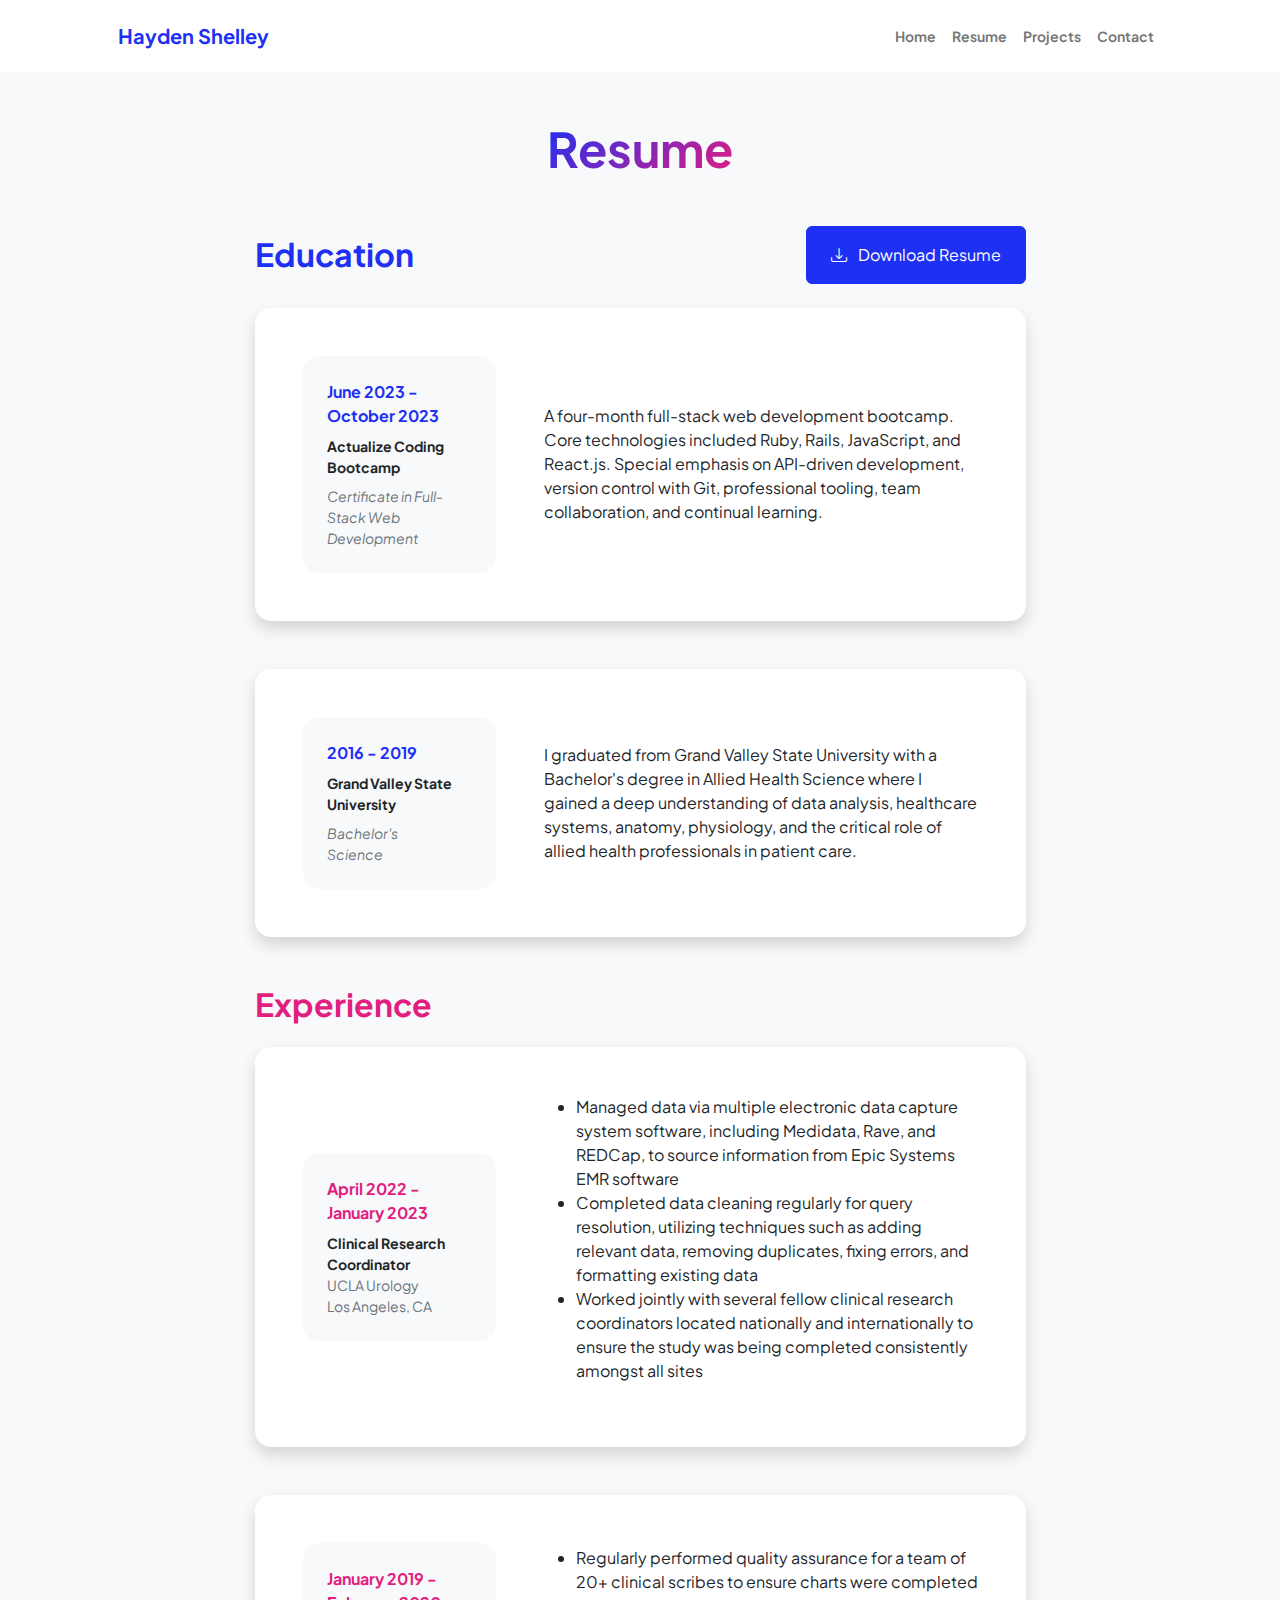
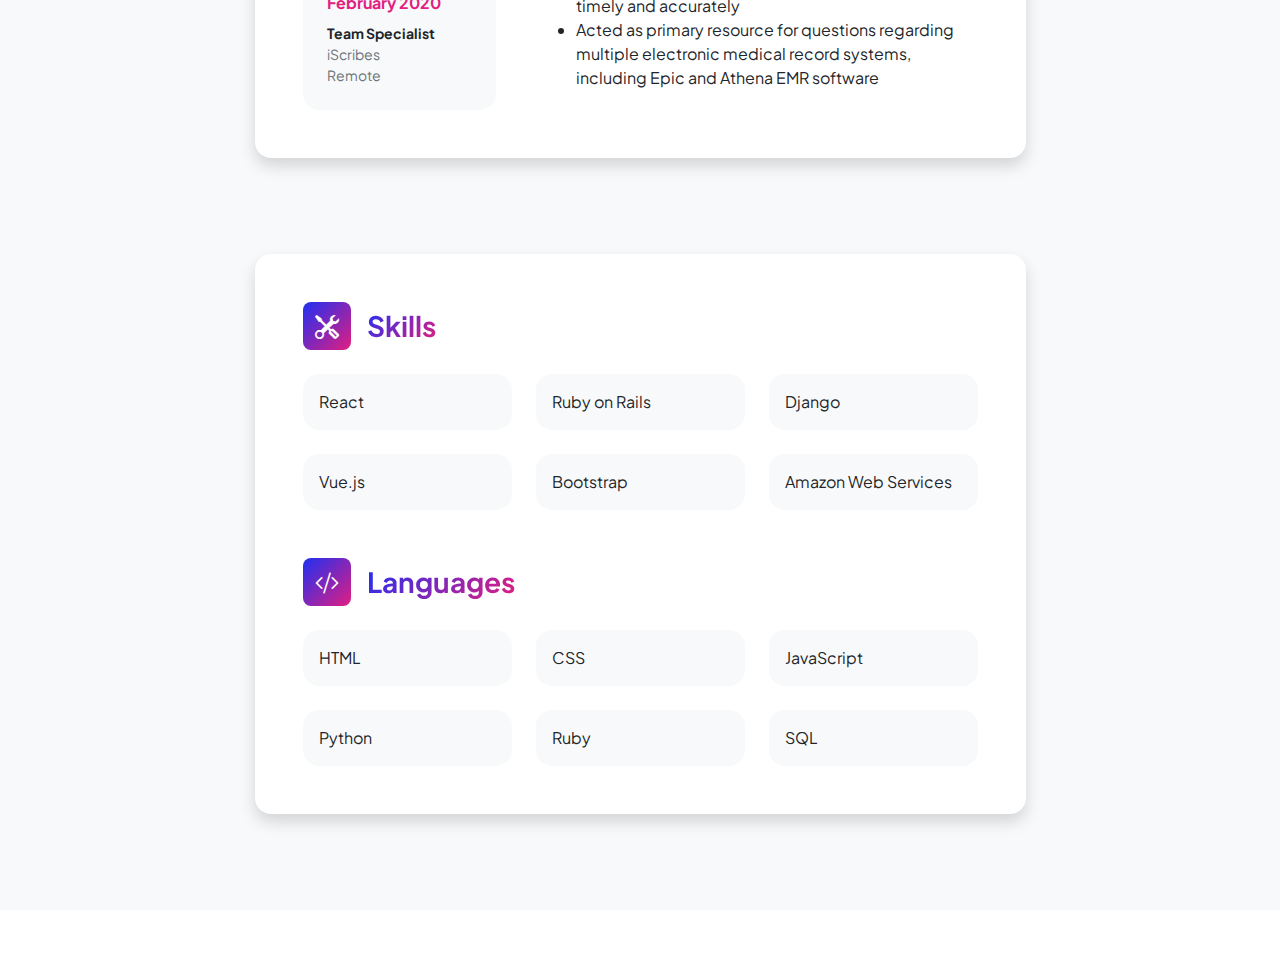
<file: resume.html>
<!DOCTYPE html>
<html lang="en">
  <head>
    <meta charset="utf-8" />
    <meta
      name="viewport"
      content="width=device-width, initial-scale=1, shrink-to-fit=no"
    />
    <meta name="description" content="" />
    <meta name="author" content="" />
    <title>Hayden's Resume</title>
    <!-- Favicon-->
    <link rel="icon" type="image/x-icon" href="assets/favicon.ico" />
    <!-- Custom Google font-->
    <link rel="preconnect" href="https://fonts.googleapis.com" />
    <link rel="preconnect" href="https://fonts.gstatic.com" crossorigin />
    <link
      href="https://fonts.googleapis.com/css2?family=Plus+Jakarta+Sans:wght@100;200;300;400;500;600;700;800;900&amp;display=swap"
      rel="stylesheet"
    />
    <!-- Bootstrap icons-->
    <link
      href="https://cdn.jsdelivr.net/npm/bootstrap-icons@1.8.1/font/bootstrap-icons.css"
      rel="stylesheet"
    />
    <!-- Core theme CSS (includes Bootstrap)-->
    <link href="css/styles.css" rel="stylesheet" />
  </head>
  <body class="d-flex flex-column h-100 bg-light">
    <main class="flex-shrink-0">
      <!-- Navigation-->
      <nav class="navbar navbar-expand-lg navbar-light bg-white py-3">
        <div class="container px-5">
          <a class="navbar-brand" href="index.html"
            ><span class="fw-bolder text-primary">Hayden Shelley</span></a
          >
          <button
            class="navbar-toggler"
            type="button"
            data-bs-toggle="collapse"
            data-bs-target="#navbarSupportedContent"
            aria-controls="navbarSupportedContent"
            aria-expanded="false"
            aria-label="Toggle navigation"
          >
            <span class="navbar-toggler-icon"></span>
          </button>
          <div class="collapse navbar-collapse" id="navbarSupportedContent">
            <ul class="navbar-nav ms-auto mb-2 mb-lg-0 small fw-bolder">
              <li class="nav-item">
                <a class="nav-link" href="index.html">Home</a>
              </li>
              <li class="nav-item">
                <a class="nav-link" href="resume.html">Resume</a>
              </li>
              <li class="nav-item">
                <a class="nav-link" href="projects.html">Projects</a>
              </li>
              <li class="nav-item">
                <a class="nav-link" href="contact.html">Contact</a>
              </li>
            </ul>
          </div>
        </div>
      </nav>
      <!-- Page Content-->
      <div class="container px-5 my-5">
        <div class="text-center mb-5">
          <h1 class="display-5 fw-bolder mb-0">
            <span class="text-gradient d-inline">Resume</span>
          </h1>
        </div>
        <div class="row gx-5 justify-content-center">
          <div class="col-lg-11 col-xl-9 col-xxl-8">
            <section>
              <div
                id="education"
                class="d-flex align-items-center justify-content-between mb-4"
              >
                <h2 class="text-primary fw-bolder mb-0">Education</h2>
                <!-- Download resume button -->
                <!-- Note: Set the link href target to a PDF file within your project -->
                <a
                  class="btn btn-primary px-4 py-3"
                  href="./assets/resume.pdf"
                  target="_blank"
                >
                  <div class="d-inline-block bi bi-download me-2"></div>
                  Download Resume
                </a>
              </div>
              <!-- Education Card 1 -->
              <div class="card shadow border-0 rounded-4 mb-5">
                <div class="card-body p-5">
                  <div class="row align-items-center gx-5">
                    <div class="col text-center text-lg-start mb-4 mb-lg-0">
                      <div class="bg-light p-4 rounded-4">
                        <div class="text-primary fw-bolder mb-2">
                          June 2023 - October 2023
                        </div>
                        <div class="mb-2">
                          <div class="small fw-bolder">
                            Actualize Coding Bootcamp
                          </div>
                        </div>
                        <div class="fst-italic">
                          <div class="small text-muted">
                            Certificate in Full-Stack Web Development
                          </div>
                        </div>
                      </div>
                    </div>
                    <div class="col-lg-8">
                      <div>
                        A four-month full-stack web development bootcamp. Core
                        technologies included Ruby, Rails, JavaScript, and
                        React.js. Special emphasis on API-driven development,
                        version control with Git, professional tooling, team
                        collaboration, and continual learning.
                      </div>
                    </div>
                  </div>
                </div>
              </div>
              <!-- Education Card 2 -->
              <div class="card shadow border-0 rounded-4 mb-5">
                <div class="card-body p-5">
                  <div class="row align-items-center gx-5">
                    <div class="col text-center text-lg-start mb-4 mb-lg-0">
                      <div class="bg-light p-4 rounded-4">
                        <div class="text-primary fw-bolder mb-2">
                          2016 - 2019
                        </div>
                        <div class="mb-2">
                          <div class="small fw-bolder">
                            Grand Valley State University
                          </div>
                        </div>
                        <div class="fst-italic">
                          <div class="small text-muted">Bachelor's</div>
                          <div class="small text-muted">Science</div>
                        </div>
                      </div>
                    </div>
                    <div class="col-lg-8">
                      <div>
                        I graduated from Grand Valley State University with a
                        Bachelor's degree in Allied Health Science where I
                        gained a deep understanding of data analysis, healthcare
                        systems, anatomy, physiology, and the critical role of
                        allied health professionals in patient care.
                      </div>
                    </div>
                  </div>
                </div>
              </div>
            </section>
            <!-- Experience Section-->
            <section>
              <div
                class="d-flex align-items-center justify-content-between mb-4"
              >
                <h2 class="text-secondary fw-bolder mb-0">Experience</h2>
              </div>
              <!-- Experience Card 1-->
              <div class="card shadow border-0 rounded-4 mb-5">
                <div class="card-body p-5">
                  <div class="row align-items-center gx-5">
                    <div class="col text-center text-lg-start mb-4 mb-lg-0">
                      <div class="bg-light p-4 rounded-4">
                        <div class="text-secondary fw-bolder mb-2">
                          April 2022 - January 2023
                        </div>
                        <div class="small fw-bolder">
                          Clinical Research Coordinator
                        </div>
                        <div class="small text-muted">UCLA Urology</div>
                        <div class="small text-muted">Los Angeles, CA</div>
                      </div>
                    </div>
                    <div class="col-lg-8">
                      <div>
                        <ul>
                          <li>
                            Managed data via multiple electronic data capture
                            system software, including Medidata, Rave, and
                            REDCap, to source information from Epic Systems EMR
                            software
                          </li>
                          <li>
                            Completed data cleaning regularly for query
                            resolution, utilizing techniques such as adding
                            relevant data, removing duplicates, fixing errors,
                            and formatting existing data
                          </li>
                          <li>
                            Worked jointly with several fellow clinical research
                            coordinators located nationally and internationally
                            to ensure the study was being completed consistently
                            amongst all sites
                          </li>
                        </ul>
                      </div>
                    </div>
                  </div>
                </div>
              </div>
              <!-- Experience Card 2-->
              <div class="card shadow border-0 rounded-4 mb-5">
                <div class="card-body p-5">
                  <div class="row align-items-center gx-5">
                    <div class="col text-center text-lg-start mb-4 mb-lg-0">
                      <div class="bg-light p-4 rounded-4">
                        <div class="text-secondary fw-bolder mb-2">
                          January 2019 - February 2020
                        </div>
                        <div class="small fw-bolder">Team Specialist</div>
                        <div class="small text-muted">iScribes</div>
                        <div class="small text-muted">Remote</div>
                      </div>
                    </div>
                    <div class="col-lg-8">
                      <div>
                        <ul>
                          <li>
                            Regularly performed quality assurance for a team of
                            20+ clinical scribes to ensure charts were completed
                            timely and accurately
                          </li>
                          <li>
                            Acted as primary resource for questions regarding
                            multiple electronic medical record systems,
                            including Epic and Athena EMR software
                          </li>
                        </ul>
                      </div>
                    </div>
                  </div>
                </div>
              </div>
            </section>
            <!-- Divider-->
            <div class="pb-5"></div>
            <!-- Skills Section-->
            <section>
              <!-- Skillset Card-->
              <div class="card shadow border-0 rounded-4 mb-5">
                <div class="card-body p-5">
                  <!-- Professional skills list-->
                  <div class="mb-5">
                    <div class="d-flex align-items-center mb-4">
                      <div
                        class="feature bg-primary bg-gradient-primary-to-secondary text-white rounded-3 me-3"
                      >
                        <i class="bi bi-tools"></i>
                      </div>
                      <h3 class="fw-bolder mb-0">
                        <span class="text-gradient d-inline">Skills</span>
                      </h3>
                    </div>
                    <div class="row row-cols-1 row-cols-md-3 mb-4">
                      <div class="col mb-4 mb-md-0">
                        <div
                          class="d-flex align-items-center bg-light rounded-4 p-3 h-100"
                        >
                          React
                        </div>
                      </div>
                      <div class="col mb-4 mb-md-0">
                        <div
                          class="d-flex align-items-center bg-light rounded-4 p-3 h-100"
                        >
                          Ruby on Rails
                        </div>
                      </div>
                      <div class="col">
                        <div
                          class="d-flex align-items-center bg-light rounded-4 p-3 h-100"
                        >
                          Django
                        </div>
                      </div>
                    </div>
                    <div class="row row-cols-1 row-cols-md-3">
                      <div class="col mb-4 mb-md-0">
                        <div
                          class="d-flex align-items-center bg-light rounded-4 p-3 h-100"
                        >
                          Vue.js
                        </div>
                      </div>
                      <div class="col mb-4 mb-md-0">
                        <div
                          class="d-flex align-items-center bg-light rounded-4 p-3 h-100"
                        >
                          Bootstrap
                        </div>
                      </div>
                      <div class="col">
                        <div
                          class="d-flex align-items-center bg-light rounded-4 p-3 h-100"
                        >
                          Amazon Web Services
                        </div>
                      </div>
                    </div>
                  </div>
                  <!-- Languages list-->
                  <div class="mb-0">
                    <div class="d-flex align-items-center mb-4">
                      <div
                        class="feature bg-primary bg-gradient-primary-to-secondary text-white rounded-3 me-3"
                      >
                        <i class="bi bi-code-slash"></i>
                      </div>
                      <h3 class="fw-bolder mb-0">
                        <span class="text-gradient d-inline">Languages</span>
                      </h3>
                    </div>
                    <div class="row row-cols-1 row-cols-md-3 mb-4">
                      <div class="col mb-4 mb-md-0">
                        <div
                          class="d-flex align-items-center bg-light rounded-4 p-3 h-100"
                        >
                          HTML
                        </div>
                      </div>
                      <div class="col mb-4 mb-md-0">
                        <div
                          class="d-flex align-items-center bg-light rounded-4 p-3 h-100"
                        >
                          CSS
                        </div>
                      </div>
                      <div class="col">
                        <div
                          class="d-flex align-items-center bg-light rounded-4 p-3 h-100"
                        >
                          JavaScript
                        </div>
                      </div>
                    </div>
                    <div class="row row-cols-1 row-cols-md-3">
                      <div class="col mb-4 mb-md-0">
                        <div
                          class="d-flex align-items-center bg-light rounded-4 p-3 h-100"
                        >
                          Python
                        </div>
                      </div>
                      <div class="col mb-4 mb-md-0">
                        <div
                          class="d-flex align-items-center bg-light rounded-4 p-3 h-100"
                        >
                          Ruby
                        </div>
                      </div>
                      <div class="col">
                        <div
                          class="d-flex align-items-center bg-light rounded-4 p-3 h-100"
                        >
                          SQL
                        </div>
                      </div>
                    </div>
                  </div>
                </div>
              </div>
            </section>
          </div>
        </div>
      </div>
    </main>
    <!-- Footer-->
    <footer class="bg-white py-4 mt-auto"></footer>
    <!-- Bootstrap core JS-->
    <script src="https://cdn.jsdelivr.net/npm/bootstrap@5.2.3/dist/js/bootstrap.bundle.min.js"></script>
    <!-- Core theme JS-->
    <script src="js/scripts.js"></script>
  </body>
</html>
</file>
